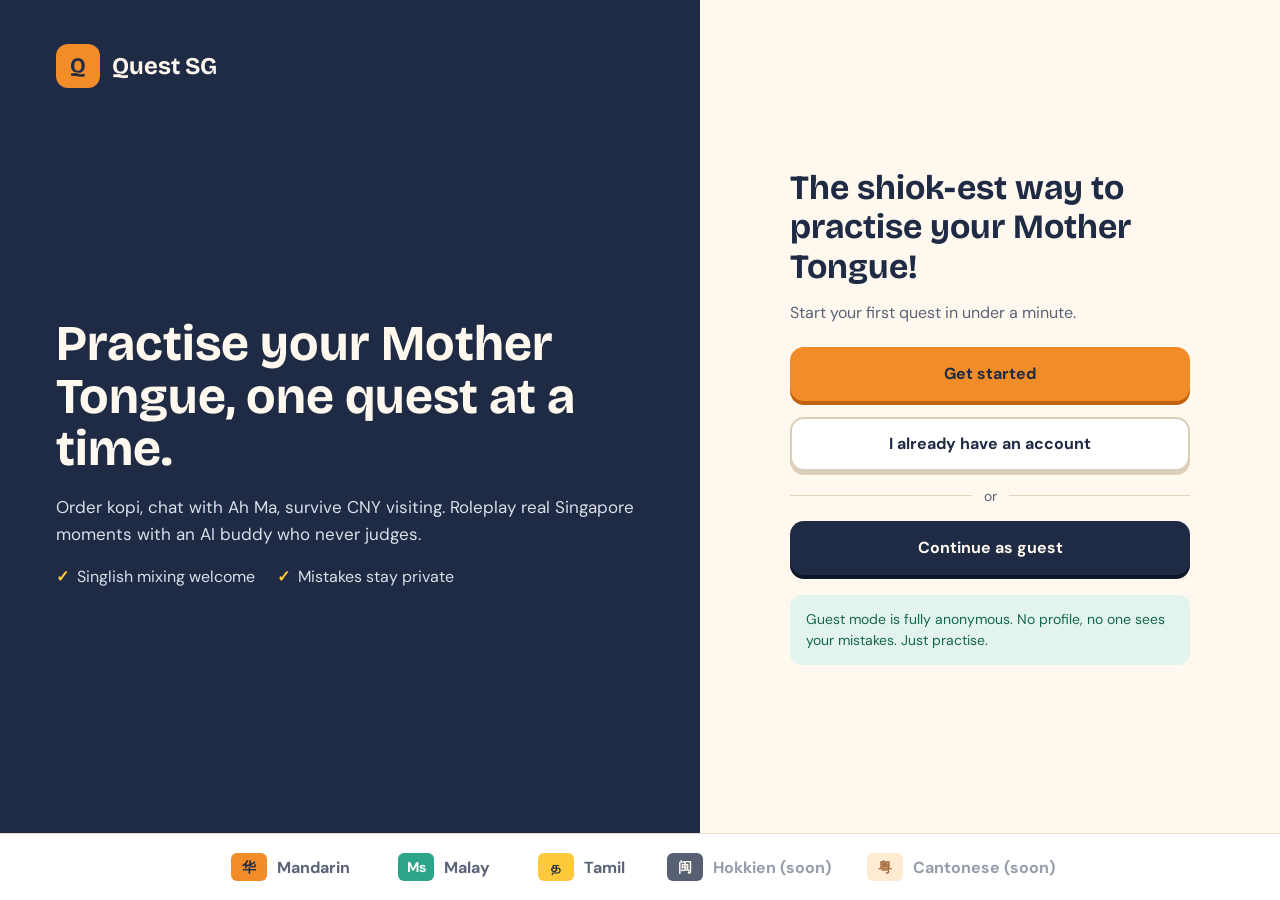
<file: Front End/index.html>
<!DOCTYPE html>
<html lang="en">
<head>
  <meta charset="UTF-8">
  <meta name="viewport" content="width=device-width, initial-scale=1">
  <title>Quest SG — Practise your Mother Tongue</title>
  <link rel="preconnect" href="https://fonts.googleapis.com">
  <link href="https://fonts.googleapis.com/css2?family=Bricolage+Grotesque:wght@500;700&family=DM+Sans:wght@400;500;700&display=swap" rel="stylesheet">
  <link rel="stylesheet" href="index.css">
</head>
<body>
  <div class="wrap">

    <main class="main">

      <!-- LEFT: navy brand panel -->
      <section class="brand">
        <a href="index.html" class="logo">
          <span class="logo-mark">Q</span>
          <span class="logo-text">Quest SG</span>
        </a>

        <div class="brand-body">
          <div class="intro">
            <h1>Practise your Mother Tongue, one quest at a time.</h1>
            <p>Order kopi, chat with Ah Ma, survive CNY visiting. Roleplay real Singapore moments with an AI buddy who never judges.</p>
            <ul class="ticks">
              <li>Singlish mixing welcome</li>
              <li>Mistakes stay private</li>
            </ul>
          </div>
          <!--<img class="hero-art" src="images/kopi-hero.svg"
               alt="A kopi cup at a hawker stall with greetings in Mandarin, Malay and Tamil">-->
        </div>
      </section>

      <!-- RIGHT: the three main buttons -->
      <section class="actions">
        <div class="actions-inner">
          <h2>The shiok-est way to practise your Mother Tongue!</h2>
          <p class="sub">Start your first quest in under a minute.</p>

          <a href="register.html" class="btn btn-primary">Get started</a>
          <a href="login.html" class="btn btn-outline">I already have an account</a>

          <div class="divider">or</div>

          <button type="button" class="btn btn-dark" id="guestBtn">Continue as guest</button>
          <p class="guest-note">Guest mode is fully anonymous. No profile, no one sees your mistakes. Just practise.</p>
        </div>
      </section>

    </main>

    <!-- BOTTOM: language strip -->
    <nav class="languages" aria-label="Languages">
      <button type="button" class="lang" data-lang="zh"><span class="badge badge-orange">华</span>Mandarin</button>
      <button type="button" class="lang" data-lang="ms"><span class="badge badge-teal">Ms</span>Malay</button>
      <button type="button" class="lang" data-lang="ta"><span class="badge badge-yellow">த</span>Tamil</button>
      <span class="lang lang-soon"><span class="badge badge-navy">闽</span>Hokkien (soon)</span>
      <span class="lang lang-soon"><span class="badge badge-peach">粤</span>Cantonese (soon)</span>
    </nav>

  </div>

  <script>
    // GUEST: clear any old login, mark the user as a guest, go to the quest board
    document.getElementById("guestBtn").addEventListener("click", () => {
      localStorage.removeItem("token");
      localStorage.removeItem("UserID");
      localStorage.setItem("Role", "Guest");
      window.location.href = "pages/home.html";
    });

    // LANGUAGES: remember which language they picked, then go to sign in
    document.querySelectorAll(".lang[data-lang]").forEach((btn) => {
      btn.addEventListener("click", () => {
        localStorage.setItem("Language", btn.dataset.lang);
        window.location.href = "login.html";
      });
    });
  </script>
</body>
</html>
</file>
<file: Front End/index.css>
/* ---------- Colours (change them here once, used everywhere) ---------- */
:root {
  --mango: #F28C28;
  --mango-dark: #C2610F;
  --yellow: #FFC93C;
  --teal: #2BA58A;
  --teal-dark: #17664F;
  --teal-light: #E3F4EF;
  --navy: #1F2A44;
  --navy-dark: #0F1626;
  --cream: #FFF8EE;
  --sand: #DCCFB8;
  --muted: #5A6378;
}

* { box-sizing: border-box; }

body {
  margin: 0;
  background: var(--cream);
  color: var(--navy);
  font-family: "DM Sans", "PingFang SC", "Noto Sans SC", sans-serif;
}

h1, h2, .logo-text {
  font-family: "Bricolage Grotesque", sans-serif;
  font-weight: 700;
}

.wrap {
  min-height: 100vh;
  display: flex;
  flex-direction: column;
}

.main {
  flex: 1;
  display: flex;
  flex-wrap: wrap;       /* panels stack on top of each other on phones */
}

/* ---------- Left navy panel ---------- */
.brand {
  flex: 1 1 520px;
  padding: 44px 56px;
  background: var(--navy);
  color: var(--cream);
  display: flex;
  flex-direction: column;
  gap: 28px;
}

.logo {
  display: flex;
  align-items: center;
  gap: 12px;
  color: var(--cream);
  text-decoration: none;
}

.logo-mark {
  width: 44px;
  height: 44px;
  border-radius: 12px;
  background: var(--mango);
  color: var(--navy);
  display: flex;
  align-items: center;
  justify-content: center;
  font-family: "Bricolage Grotesque", sans-serif;
  font-weight: 700;
  font-size: 22px;
}

.logo-text { font-size: 24px; }

.brand-body {
  flex: 1;
  display: flex;
  flex-wrap: wrap;
  align-items: center;
  gap: 32px;
}

.intro {
  flex: 1 1 300px;
  display: flex;
  flex-direction: column;
  gap: 18px;
}

.intro h1 {
  margin: 0;
  font-size: clamp(36px, 4vw, 50px);
  line-height: 1.05;
}

.intro p {
  margin: 0;
  font-size: 17px;
  line-height: 1.6;
  color: #D9DEE8;
}

.ticks {
  list-style: none;
  margin: 0;
  padding: 0;
  display: flex;
  flex-wrap: wrap;
  gap: 10px 22px;
  color: #D9DEE8;
}

.ticks li::before {
  content: "✓";
  color: var(--yellow);
  font-weight: 700;
  margin-right: 8px;
}

.hero-art {
  flex: 1 1 240px;
  max-width: 320px;
  margin: 0 auto;
}

/* ---------- Right panel ---------- */
.actions {
  flex: 1 1 400px;
  padding: 48px 32px;
  display: flex;
  align-items: center;
  justify-content: center;
}

.actions-inner {
  width: 100%;
  max-width: 400px;
  display: flex;
  flex-direction: column;
  gap: 16px;
}

.actions-inner h2 {
  margin: 0;
  font-size: 34px;
  line-height: 1.15;
}

.sub {
  margin: 0 0 8px;
  color: var(--muted);
}

/* ---------- Buttons ---------- */
.btn {
  height: 54px;
  border-radius: 14px;
  border: none;
  display: flex;
  align-items: center;
  justify-content: center;
  font: inherit;
  font-weight: 700;
  font-size: 16px;
  text-decoration: none;
  cursor: pointer;
}

.btn:active {               /* "pressed down" effect */
  transform: translateY(4px);
  box-shadow: none;
}

.btn:focus-visible,
.lang:focus-visible {
  outline: 3px solid var(--teal);
  outline-offset: 3px;
}

.btn-primary { background: var(--mango); color: var(--navy); box-shadow: 0 4px 0 var(--mango-dark); }
.btn-outline { background: #FFFFFF; color: var(--navy); border: 2px solid var(--sand); box-shadow: 0 4px 0 var(--sand); }
.btn-dark    { background: var(--navy); color: var(--cream); box-shadow: 0 4px 0 var(--navy-dark); }

.divider {
  display: flex;
  align-items: center;
  gap: 12px;
  color: var(--muted);
  font-size: 14px;
}

.divider::before,
.divider::after {
  content: "";
  flex: 1;
  height: 1px;
  background: #E3D7C1;
}

.guest-note {
  margin: 4px 0 0;
  padding: 14px 16px;
  border-radius: 12px;
  background: var(--teal-light);
  color: var(--teal-dark);
  font-size: 14px;
  line-height: 1.5;
}

/* ---------- Language strip ---------- */
.languages {
  border-top: 1px solid #EADFCB;
  background: #FFFFFF;
  padding: 18px 24px;
  display: flex;
  flex-wrap: wrap;
  justify-content: center;
  gap: 12px 36px;
}

.lang {
  display: flex;
  align-items: center;
  gap: 10px;
  background: none;
  border: none;
  font: inherit;
  font-weight: 700;
  color: var(--muted);
  cursor: pointer;
}

.lang:hover { color: var(--navy); }
.lang-soon  { color: #737C8F; cursor: default; }

.badge {
  width: 36px;
  height: 28px;
  border-radius: 6px;
  display: flex;
  align-items: center;
  justify-content: center;
  font-size: 14px;
}

.badge-orange { background: var(--mango); color: var(--navy); }
.badge-teal { background: var(--teal); color: #FFFFFF; }
.badge-yellow { background: var(--yellow); color: var(--navy); }
.badge-soon { background: #ECE6DA; color: #8A93A6;}
.badge-navy  { background: var(--navy); color: var(--cream); }
.badge-peach { background: #FFE4C4; color: #8A3D06; }
.lang-soon { color: #737C8F; cursor: default; opacity: 0.75; }

/* ---------- Phones ---------- */
@media (max-width: 600px) {
  .brand   { padding: 32px 24px; }
  .actions { padding: 36px 20px; }
  .actions-inner h2 { font-size: 28px; }
}
</file>
